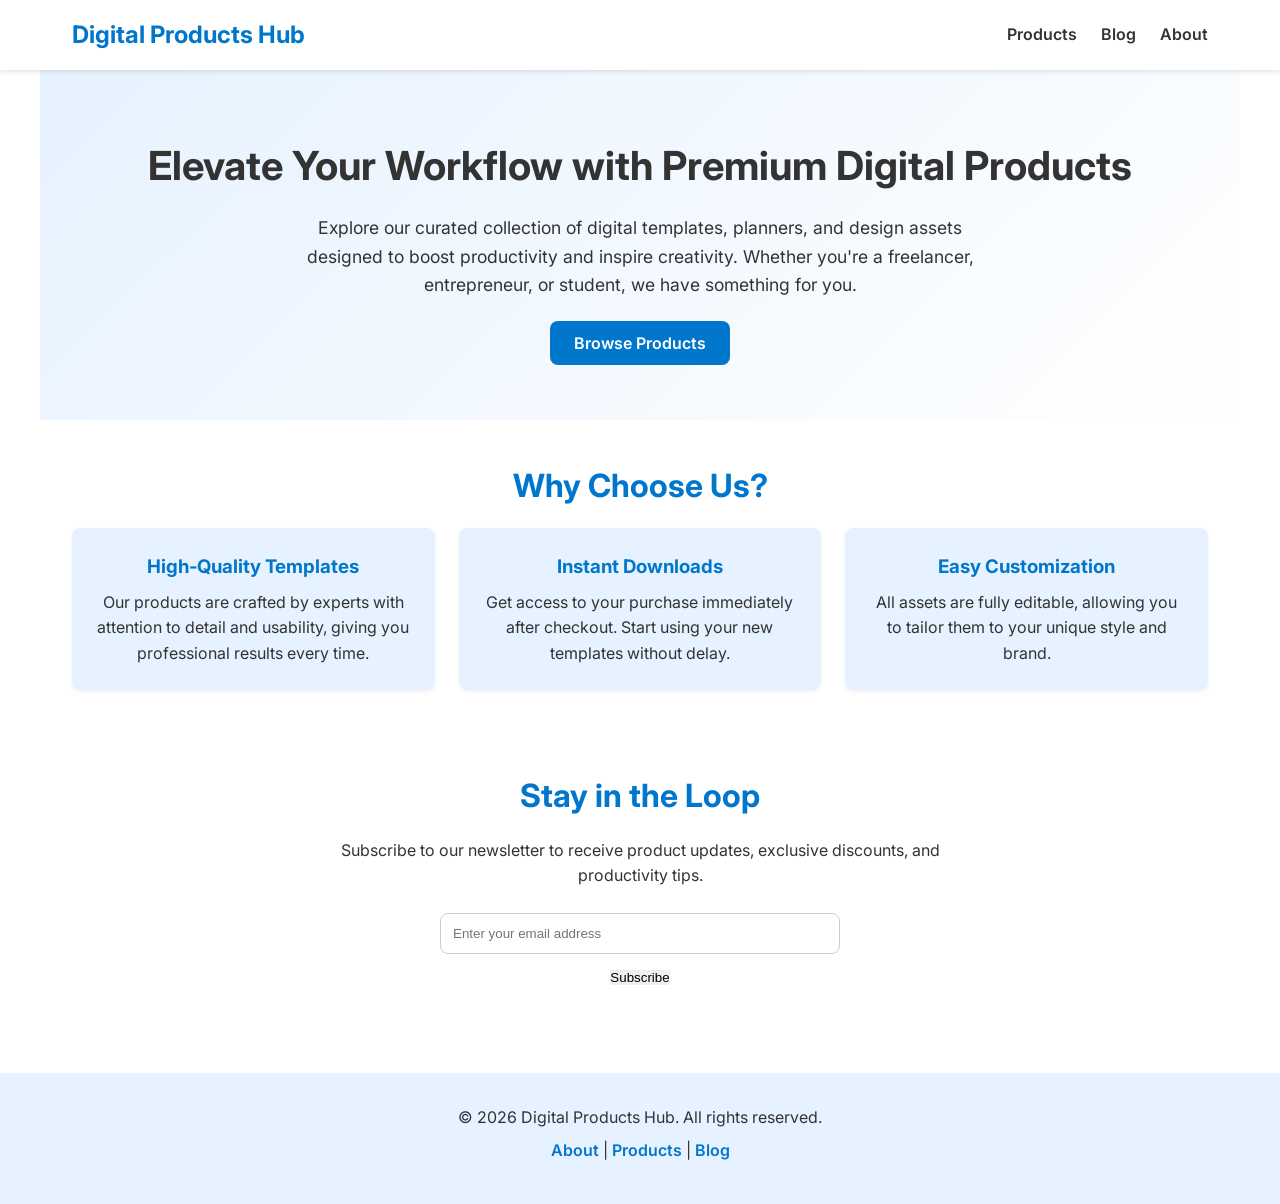
<file: index.html>
<!DOCTYPE html>
<html lang="en">
<head>
  <meta charset="UTF-8">
  <meta name="viewport" content="width=device-width, initial-scale=1.0">
  <meta name="description" content="Discover premium digital products including templates, planners, and design assets to boost your productivity and creativity.">
  <title>Digital Products Hub – Elevate Your Workflow</title>
  <link rel="stylesheet" href="style.css">
</head>
<body>
  <header>
    <div class="navbar">
      <a href="index.html" class="logo">Digital Products Hub</a>
      <ul class="nav-links">
        <li><a href="products.html">Products</a></li>
        <li><a href="blog.html">Blog</a></li>
        <li><a href="about.html">About</a></li>
      </ul>
    </div>
  </header>

  <main>
    <section class="hero">
      <h1>Elevate Your Workflow with Premium Digital Products</h1>
      <p>Explore our curated collection of digital templates, planners, and design assets designed to boost productivity and inspire creativity. Whether you're a freelancer, entrepreneur, or student, we have something for you.</p>
      <a href="products.html" class="cta">Browse Products</a>
    </section>

    <section>
      <h2 class="section-title">Why Choose Us?</h2>
      <div class="features">
        <div class="feature">
          <h3>High‑Quality Templates</h3>
          <p>Our products are crafted by experts with attention to detail and usability, giving you professional results every time.</p>
        </div>
        <div class="feature">
          <h3>Instant Downloads</h3>
          <p>Get access to your purchase immediately after checkout. Start using your new templates without delay.</p>
        </div>
        <div class="feature">
          <h3>Easy Customization</h3>
          <p>All assets are fully editable, allowing you to tailor them to your unique style and brand.</p>
        </div>
      </div>
    </section>

    <section>
      <h2 class="section-title">Stay in the Loop</h2>
      <p style="text-align:center; max-width:600px; margin:0 auto 1.5rem;">Subscribe to our newsletter to receive product updates, exclusive discounts, and productivity tips.</p>
      <!-- Placeholder newsletter form. Integrate with a marketing platform like Mailchimp or ConvertKit. -->
      <form style="display:flex; flex-direction:column; align-items:center; gap:1rem; max-width:400px; margin:0 auto;" action="#" method="POST">
        <input type="email" name="email" placeholder="Enter your email address" required style="padding:0.75rem; width:100%; border:1px solid #ccc; border-radius:var(--border-radius);">
        <button type="submit" class="cta" style="border:none; cursor:pointer;">Subscribe</button>
      </form>
    </section>
  </main>

  <footer>
    <p>&copy; <span id="year"></span> Digital Products Hub. All rights reserved.</p>
    <p><a href="about.html">About</a> | <a href="products.html">Products</a> | <a href="blog.html">Blog</a></p>
  </footer>
  <script>
    // Update the copyright year automatically
    document.getElementById('year').textContent = new Date().getFullYear();
  </script>
</body>
</html>
</file>
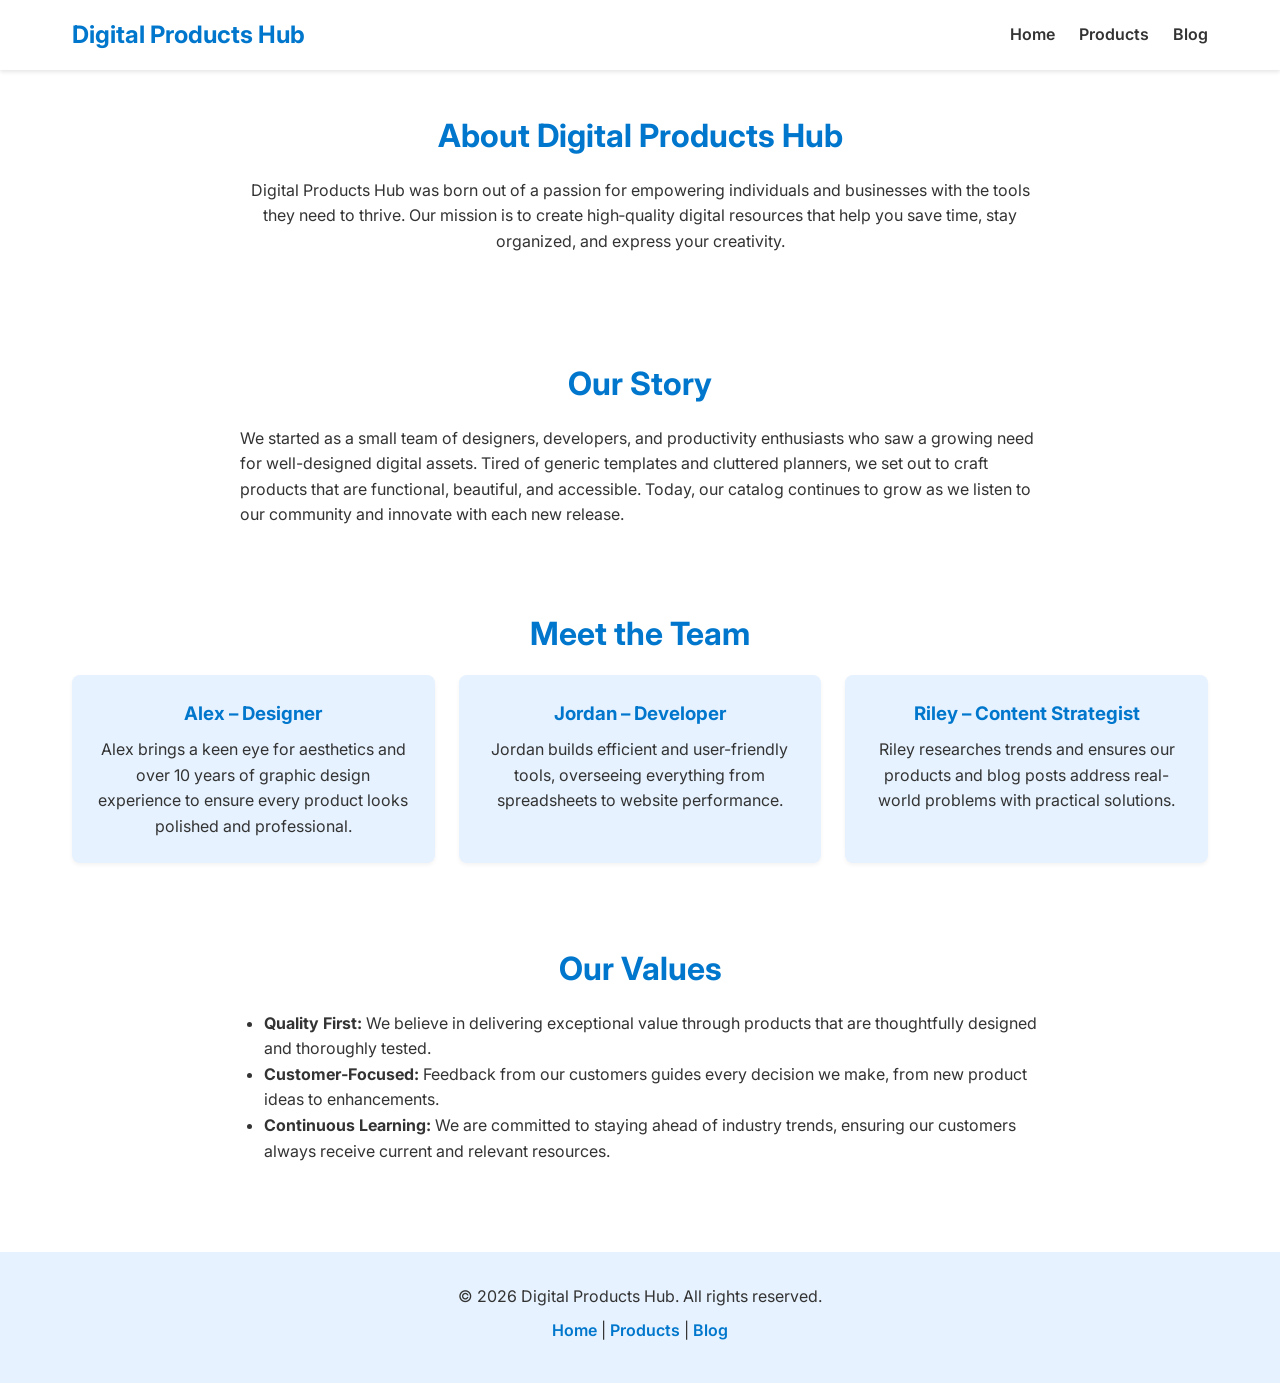
<file: about.html>
<!DOCTYPE html>
<html lang="en">
<head>
  <meta charset="UTF-8">
  <meta name="viewport" content="width=device-width, initial-scale=1.0">
  <meta name="description" content="Learn about Digital Products Hub – our mission, vision, and the team behind our premium digital products.">
  <title>About Us – Digital Products Hub</title>
  <link rel="stylesheet" href="style.css">
</head>
<body>
  <header>
    <div class="navbar">
      <a href="index.html" class="logo">Digital Products Hub</a>
      <ul class="nav-links">
        <li><a href="index.html">Home</a></li>
        <li><a href="products.html">Products</a></li>
        <li><a href="blog.html">Blog</a></li>
      </ul>
    </div>
  </header>

  <main>
    <section>
      <h1 class="section-title">About Digital Products Hub</h1>
      <p style="max-width:800px; margin:0 auto 1.5rem; text-align:center;">Digital Products Hub was born out of a passion for empowering individuals and businesses with the tools they need to thrive. Our mission is to create high‑quality digital resources that help you save time, stay organized, and express your creativity.</p>
    </section>
    <section>
      <h2 class="section-title">Our Story</h2>
      <p style="max-width:800px; margin:0 auto;">We started as a small team of designers, developers, and productivity enthusiasts who saw a growing need for well-designed digital assets. Tired of generic templates and cluttered planners, we set out to craft products that are functional, beautiful, and accessible. Today, our catalog continues to grow as we listen to our community and innovate with each new release.</p>
    </section>
    <section>
      <h2 class="section-title">Meet the Team</h2>
      <div class="features">
        <div class="feature">
          <h3>Alex – Designer</h3>
          <p>Alex brings a keen eye for aesthetics and over 10 years of graphic design experience to ensure every product looks polished and professional.</p>
        </div>
        <div class="feature">
          <h3>Jordan – Developer</h3>
          <p>Jordan builds efficient and user-friendly tools, overseeing everything from spreadsheets to website performance.</p>
        </div>
        <div class="feature">
          <h3>Riley – Content Strategist</h3>
          <p>Riley researches trends and ensures our products and blog posts address real-world problems with practical solutions.</p>
        </div>
      </div>
    </section>
    <section>
      <h2 class="section-title">Our Values</h2>
      <ul style="list-style: disc; max-width:800px; margin:0 auto; padding-left:1.5rem;">
        <li><strong>Quality First:</strong> We believe in delivering exceptional value through products that are thoughtfully designed and thoroughly tested.</li>
        <li><strong>Customer‑Focused:</strong> Feedback from our customers guides every decision we make, from new product ideas to enhancements.</li>
        <li><strong>Continuous Learning:</strong> We are committed to staying ahead of industry trends, ensuring our customers always receive current and relevant resources.</li>
      </ul>
    </section>
  </main>
  <footer>
    <p>&copy; <span id="year"></span> Digital Products Hub. All rights reserved.</p>
    <p><a href="index.html">Home</a> | <a href="products.html">Products</a> | <a href="blog.html">Blog</a></p>
  </footer>
  <script>
    document.getElementById('year').textContent = new Date().getFullYear();
  </script>
</body>
</html>
</file>
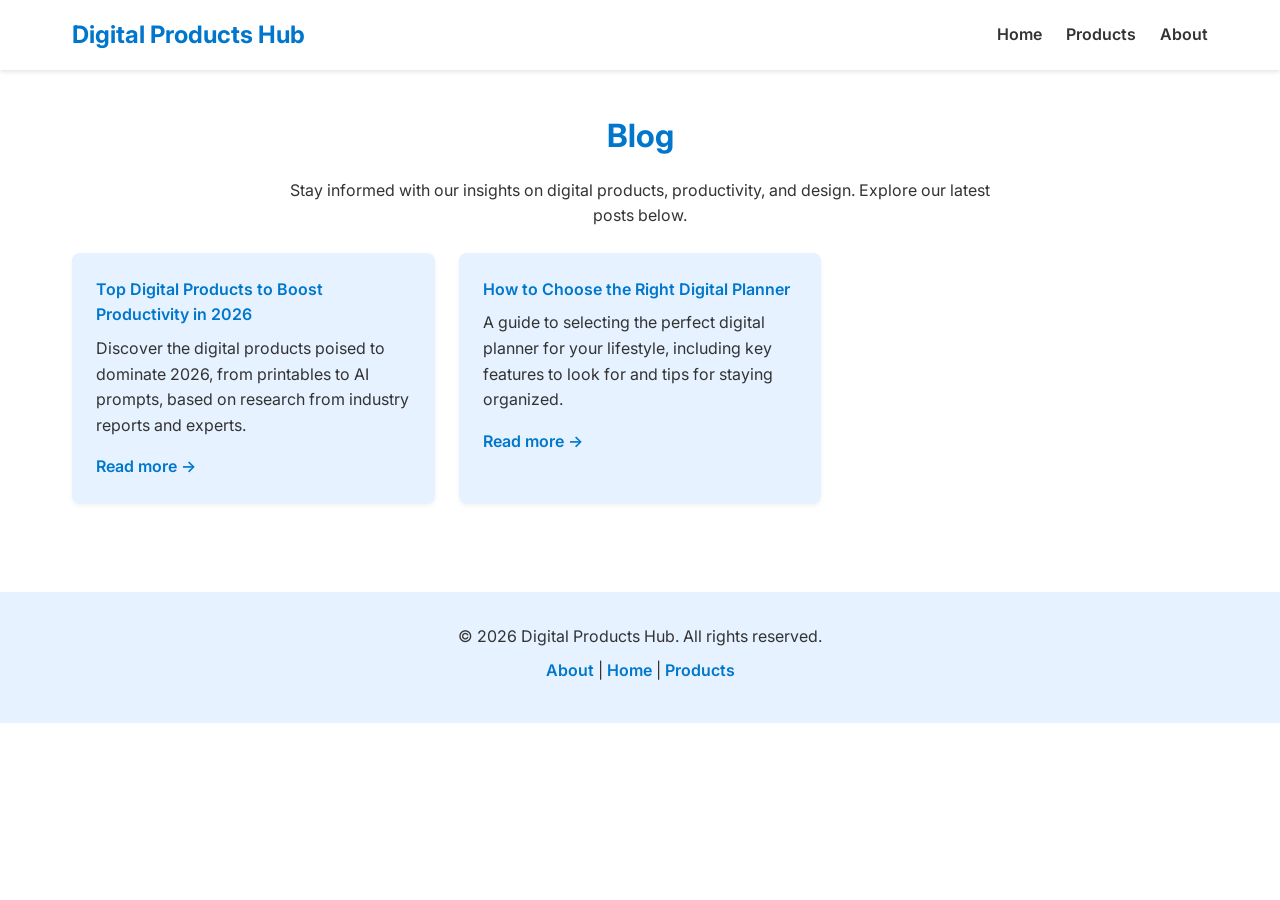
<file: blog.html>
<!DOCTYPE html>
<html lang="en">
<head>
  <meta charset="UTF-8">
  <meta name="viewport" content="width=device-width, initial-scale=1.0">
  <meta name="description" content="Read our latest articles on digital products, productivity tips, and creative inspiration.">
  <title>Blog – Digital Products Hub</title>
  <link rel="stylesheet" href="style.css">
</head>
<body>
  <header>
    <div class="navbar">
      <a href="index.html" class="logo">Digital Products Hub</a>
      <ul class="nav-links">
        <li><a href="index.html">Home</a></li>
        <li><a href="products.html">Products</a></li>
        <li><a href="about.html">About</a></li>
      </ul>
    </div>
  </header>

  <main>
    <section>
      <h1 class="section-title">Blog</h1>
      <p style="text-align:center; max-width:700px; margin:0 auto 1.5rem;">Stay informed with our insights on digital products, productivity, and design. Explore our latest posts below.</p>
      <div class="blog-list">
        <div class="blog-post">
          <h4><a href="blog/top-digital-products-2026.html">Top Digital Products to Boost Productivity in 2026</a></h4>
          <p>Discover the digital products poised to dominate 2026, from printables to AI prompts, based on research from industry reports and experts.</p>
          <a href="blog/top-digital-products-2026.html">Read more →</a>
        </div>
        <div class="blog-post">
          <h4><a href="blog/choose-right-digital-planner.html">How to Choose the Right Digital Planner</a></h4>
          <p>A guide to selecting the perfect digital planner for your lifestyle, including key features to look for and tips for staying organized.</p>
          <a href="blog/choose-right-digital-planner.html">Read more →</a>
        </div>
      </div>
    </section>
  </main>

  <footer>
    <p>&copy; <span id="year"></span> Digital Products Hub. All rights reserved.</p>
    <p><a href="about.html">About</a> | <a href="index.html">Home</a> | <a href="products.html">Products</a></p>
  </footer>
  <script>
    document.getElementById('year').textContent = new Date().getFullYear();
  </script>
</body>
</html>
</file>
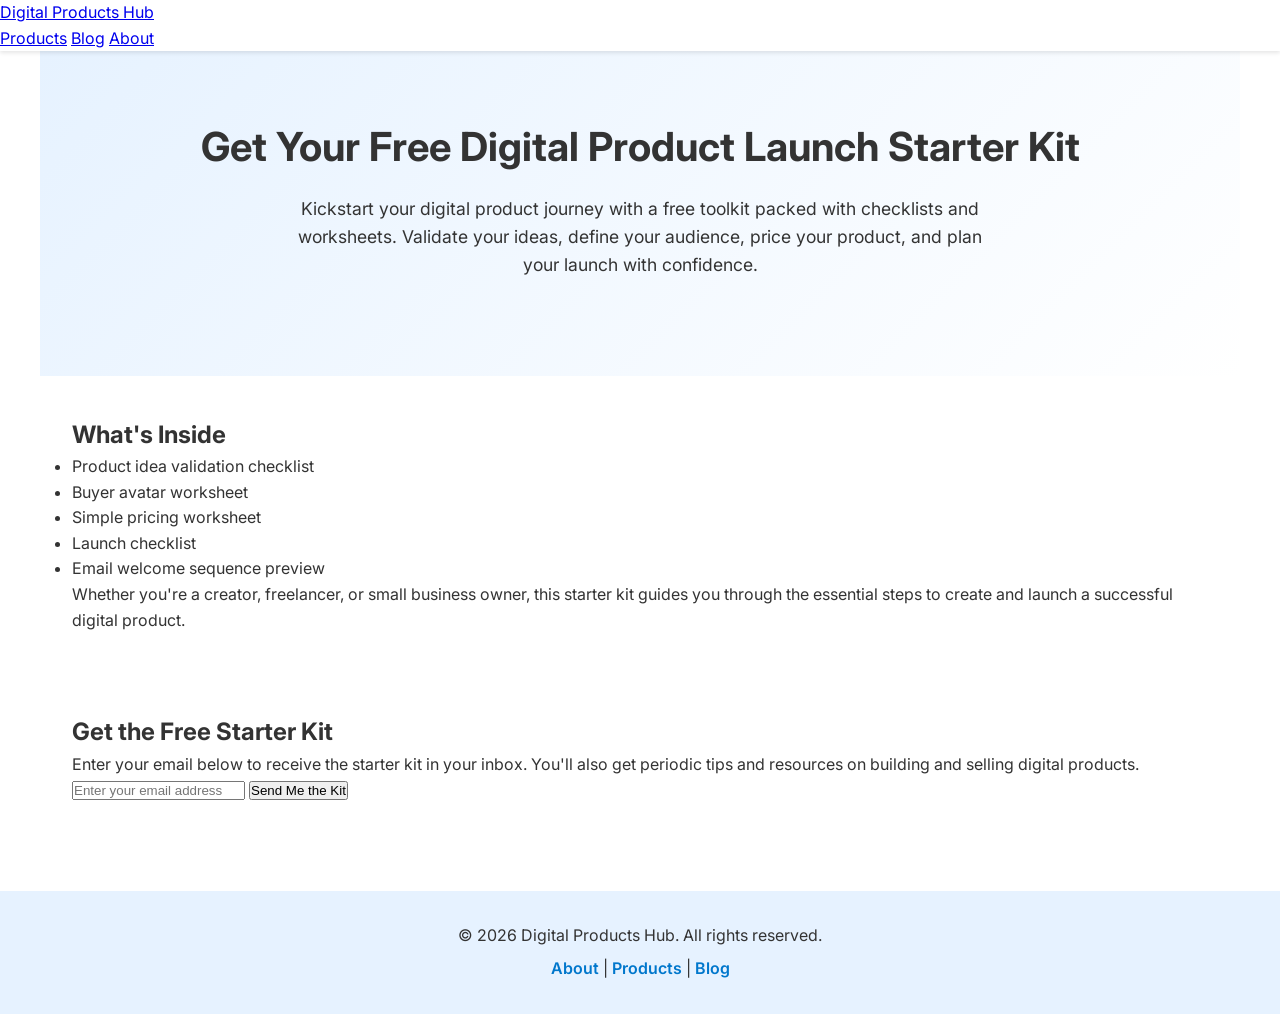
<file: free-starter-kit.html>
<!DOCTYPE html>
<html lang="en">
<head>
  <meta charset="UTF-8">
  <meta name="viewport" content="width=device-width, initial-scale=1.0">
  <title>Digital Products Hub - Free Starter Kit</title>
  <link rel="stylesheet" href="style.css">
</head>
<body>
  <header>
    <a href="index.html" class="logo">Digital Products Hub</a>
    <nav>
      <a href="products.html">Products</a>
      <a href="blog.html">Blog</a>
      <a href="about.html">About</a>
    </nav>
  </header>

  <section class="hero">
    <h1>Get Your Free Digital Product Launch Starter Kit</h1>
    <p>Kickstart your digital product journey with a free toolkit packed with checklists and worksheets. Validate your ideas, define your audience, price your product, and plan your launch with confidence.</p>
  </section>

  <section class="section">
    <h2>What's Inside</h2>
    <ul>
      <li>Product idea validation checklist</li>
      <li>Buyer avatar worksheet</li>
      <li>Simple pricing worksheet</li>
      <li>Launch checklist</li>
      <li>Email welcome sequence preview</li>
    </ul>
    <p>Whether you're a creator, freelancer, or small business owner, this starter kit guides you through the essential steps to create and launch a successful digital product.</p>
  </section>

  <section class="section">
    <h2>Get the Free Starter Kit</h2>
    <p>Enter your email below to receive the starter kit in your inbox. You'll also get periodic tips and resources on building and selling digital products.</p>
    <form>
      <input type="email" placeholder="Enter your email address" required>
      <button type="submit">Send Me the Kit</button>
    </form>
  </section>

  <footer>
    <p>&copy; 2026 Digital Products Hub. All rights reserved.</p>
    <nav>
      <a href="about.html">About</a> |
      <a href="products.html">Products</a> |
      <a href="blog.html">Blog</a>
    </nav>
  </footer>
</body>
</html>
</file>
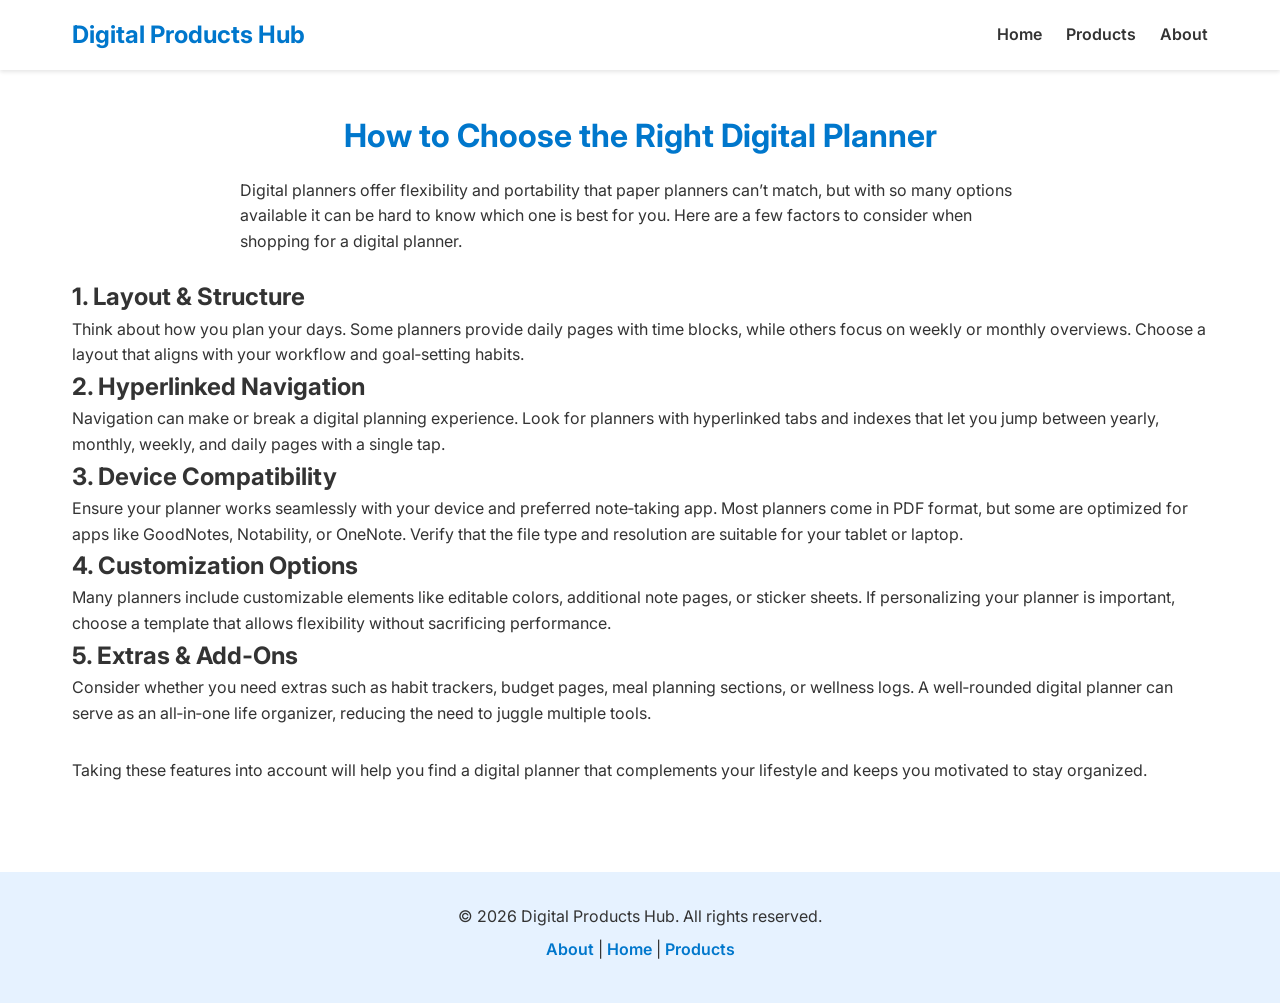
<file: blog/choose-right-digital-planner.html>
<!DOCTYPE html>
<html lang="en">
<head>
  <meta charset="UTF-8">
  <meta name="viewport" content="width=device-width, initial-scale=1.0">
  <meta name="description" content="Tips for selecting the best digital planner for your lifestyle, including layout, navigation, and customization.">
  <title>How to Choose the Right Digital Planner – Digital Products Hub</title>
  <link rel="stylesheet" href="../style.css">
</head>
<body>
  <header>
    <div class="navbar">
      <a href="../index.html" class="logo">Digital Products Hub</a>
      <ul class="nav-links">
        <li><a href="../index.html">Home</a></li>
        <li><a href="../products.html">Products</a></li>
        <li><a href="../about.html">About</a></li>
      </ul>
    </div>
  </header>

  <main>
    <section>
      <h1 class="section-title">How to Choose the Right Digital Planner</h1>
      <p style="max-width:800px; margin:0 auto 1.5rem;">Digital planners offer flexibility and portability that paper planners can’t match, but with so many options available it can be hard to know which one is best for you. Here are a few factors to consider when shopping for a digital planner.</p>
      <h2>1. Layout & Structure</h2>
      <p>Think about how you plan your days. Some planners provide daily pages with time blocks, while others focus on weekly or monthly overviews. Choose a layout that aligns with your workflow and goal‑setting habits.</p>
      <h2>2. Hyperlinked Navigation</h2>
      <p>Navigation can make or break a digital planning experience. Look for planners with hyperlinked tabs and indexes that let you jump between yearly, monthly, weekly, and daily pages with a single tap.</p>
      <h2>3. Device Compatibility</h2>
      <p>Ensure your planner works seamlessly with your device and preferred note‑taking app. Most planners come in PDF format, but some are optimized for apps like GoodNotes, Notability, or OneNote. Verify that the file type and resolution are suitable for your tablet or laptop.</p>
      <h2>4. Customization Options</h2>
      <p>Many planners include customizable elements like editable colors, additional note pages, or sticker sheets. If personalizing your planner is important, choose a template that allows flexibility without sacrificing performance.</p>
      <h2>5. Extras & Add‑Ons</h2>
      <p>Consider whether you need extras such as habit trackers, budget pages, meal planning sections, or wellness logs. A well‑rounded digital planner can serve as an all‑in‑one life organizer, reducing the need to juggle multiple tools.</p>
      <p style="margin-top:2rem;">Taking these features into account will help you find a digital planner that complements your lifestyle and keeps you motivated to stay organized.</p>
    </section>
  </main>

  <footer>
    <p>&copy; <span id="year"></span> Digital Products Hub. All rights reserved.</p>
    <p><a href="../about.html">About</a> | <a href="../index.html">Home</a> | <a href="../products.html">Products</a></p>
  </footer>
  <script>
    document.getElementById('year').textContent = new Date().getFullYear();
  </script>
</body>
</html>
</file>
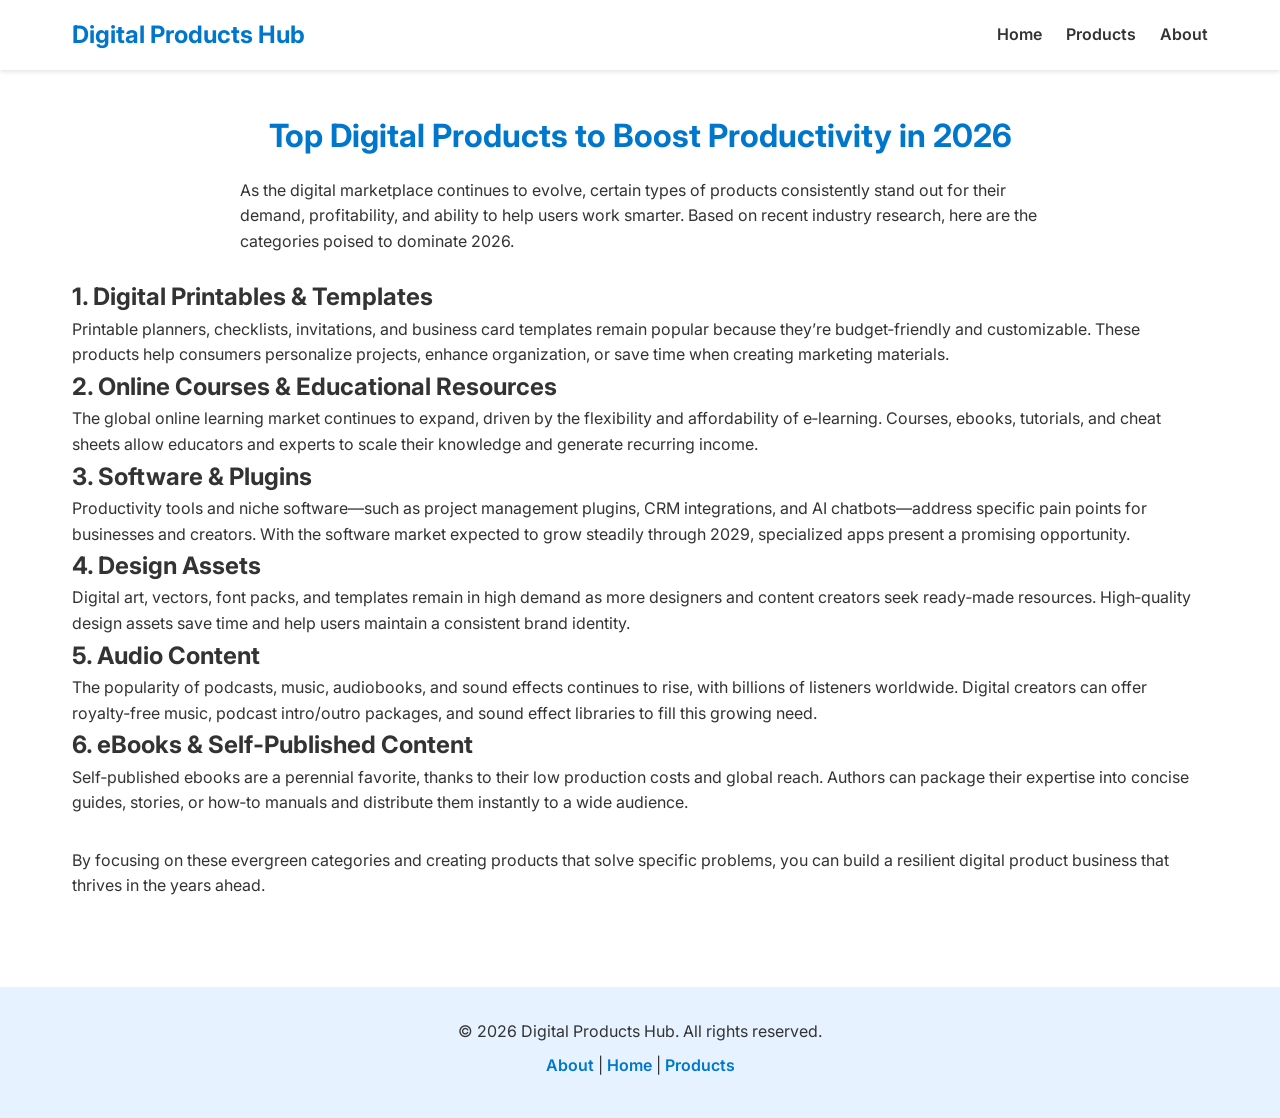
<file: blog/top-digital-products-2026.html>
<!DOCTYPE html>
<html lang="en">
<head>
  <meta charset="UTF-8">
  <meta name="viewport" content="width=device-width, initial-scale=1.0">
  <meta name="description" content="An overview of the most in‑demand digital products for 2026, including printables, courses, software, and more.">
  <title>Top Digital Products to Boost Productivity in 2026 – Digital Products Hub</title>
  <link rel="stylesheet" href="../style.css">
</head>
<body>
  <header>
    <div class="navbar">
      <a href="../index.html" class="logo">Digital Products Hub</a>
      <ul class="nav-links">
        <li><a href="../index.html">Home</a></li>
        <li><a href="../products.html">Products</a></li>
        <li><a href="../about.html">About</a></li>
      </ul>
    </div>
  </header>

  <main>
    <section>
      <h1 class="section-title">Top Digital Products to Boost Productivity in 2026</h1>
      <p style="max-width:800px; margin:0 auto 1.5rem;">As the digital marketplace continues to evolve, certain types of products consistently stand out for their demand, profitability, and ability to help users work smarter. Based on recent industry research, here are the categories poised to dominate 2026.</p>
      <h2>1. Digital Printables & Templates</h2>
      <p>Printable planners, checklists, invitations, and business card templates remain popular because they’re budget‑friendly and customizable. These products help consumers personalize projects, enhance organization, or save time when creating marketing materials.</p>
      <h2>2. Online Courses & Educational Resources</h2>
      <p>The global online learning market continues to expand, driven by the flexibility and affordability of e‑learning. Courses, ebooks, tutorials, and cheat sheets allow educators and experts to scale their knowledge and generate recurring income.</p>
      <h2>3. Software & Plugins</h2>
      <p>Productivity tools and niche software—such as project management plugins, CRM integrations, and AI chatbots—address specific pain points for businesses and creators. With the software market expected to grow steadily through 2029, specialized apps present a promising opportunity.</p>
      <h2>4. Design Assets</h2>
      <p>Digital art, vectors, font packs, and templates remain in high demand as more designers and content creators seek ready‑made resources. High‑quality design assets save time and help users maintain a consistent brand identity.</p>
      <h2>5. Audio Content</h2>
      <p>The popularity of podcasts, music, audiobooks, and sound effects continues to rise, with billions of listeners worldwide. Digital creators can offer royalty‑free music, podcast intro/outro packages, and sound effect libraries to fill this growing need.</p>
      <h2>6. eBooks & Self‑Published Content</h2>
      <p>Self‑published ebooks are a perennial favorite, thanks to their low production costs and global reach. Authors can package their expertise into concise guides, stories, or how‑to manuals and distribute them instantly to a wide audience.</p>
      <p style="margin-top:2rem;">By focusing on these evergreen categories and creating products that solve specific problems, you can build a resilient digital product business that thrives in the years ahead.</p>
    </section>
  </main>

  <footer>
    <p>&copy; <span id="year"></span> Digital Products Hub. All rights reserved.</p>
    <p><a href="../about.html">About</a> | <a href="../index.html">Home</a> | <a href="../products.html">Products</a></p>
  </footer>
  <script>
    document.getElementById('year').textContent = new Date().getFullYear();
  </script>
</body>
</html>
</file>
<file: style.css>
/* Global Styles */
@import url('https://fonts.googleapis.com/css2?family=Inter:wght@400;600;700&display=swap');

/* CSS variables for easy theming */
:root {
  --primary-color: #0077cc;
  --secondary-color: #e6f2ff;
  --accent-color: #ff9100;
  --text-color: #333333;
  --bg-color: #ffffff;
  --border-radius: 8px;
}

* {
  box-sizing: border-box;
  margin: 0;
  padding: 0;
}

body {
  font-family: 'Inter', sans-serif;
  line-height: 1.6;
  color: var(--text-color);
  background-color: var(--bg-color);
}

/* Header and Navigation */
header {
  background-color: var(--bg-color);
  box-shadow: 0 2px 4px rgba(0, 0, 0, 0.1);
  position: sticky;
  top: 0;
  z-index: 1000;
}

.navbar {
  display: flex;
  justify-content: space-between;
  align-items: center;
  padding: 1rem 2rem;
  max-width: 1200px;
  margin: 0 auto;
}

.navbar a.logo {
  font-size: 1.5rem;
  font-weight: 700;
  color: var(--primary-color);
  text-decoration: none;
}

.nav-links {
  list-style: none;
  display: flex;
  gap: 1.5rem;
}

.nav-links a {
  text-decoration: none;
  color: var(--text-color);
  font-weight: 600;
  transition: color 0.3s ease;
}

.nav-links a:hover {
  color: var(--primary-color);
}

/* Hero Section */
.hero {
  background: linear-gradient(135deg, var(--secondary-color), #ffffff);
  padding: 4rem 2rem;
  text-align: center;
}

.hero h1 {
  font-size: 2.5rem;
  margin-bottom: 1rem;
}

.hero p {
  font-size: 1.1rem;
  margin-bottom: 2rem;
  max-width: 700px;
  margin-left: auto;
  margin-right: auto;
}

.hero .cta {
  background-color: var(--primary-color);
  color: #ffffff;
  padding: 0.75rem 1.5rem;
  border-radius: var(--border-radius);
  text-decoration: none;
  font-weight: 600;
  transition: background-color 0.3s ease;
}

.hero .cta:hover {
  background-color: darken(var(--primary-color), 10%);
}

/* Sections */
section {
  padding: 2.5rem 2rem;
  max-width: 1200px;
  margin: 0 auto;
}

.section-title {
  font-size: 2rem;
  margin-bottom: 1rem;
  text-align: center;
  color: var(--primary-color);
}

.features {
  display: grid;
  grid-template-columns: repeat(auto-fit, minmax(280px, 1fr));
  gap: 1.5rem;
}

.feature {
  background-color: var(--secondary-color);
  padding: 1.5rem;
  border-radius: var(--border-radius);
  text-align: center;
  box-shadow: 0 2px 4px rgba(0, 0, 0, 0.05);
}

.feature h3 {
  margin-bottom: 0.5rem;
  color: var(--primary-color);
}

/* Products grid */
.products-grid {
  display: grid;
  grid-template-columns: repeat(auto-fill, minmax(280px, 1fr));
  gap: 1.5rem;
}

.product-card {
  background-color: var(--secondary-color);
  border-radius: var(--border-radius);
  box-shadow: 0 2px 4px rgba(0, 0, 0, 0.05);
  overflow: hidden;
  display: flex;
  flex-direction: column;
}

.product-card img {
  width: 100%;
  height: 180px;
  object-fit: cover;
}

.product-card .content {
  padding: 1rem;
  flex: 1;
}

.product-card h4 {
  margin-bottom: 0.5rem;
  color: var(--primary-color);
}

.product-card p {
  flex: 1;
  margin-bottom: 1rem;
}

.product-card .price {
  font-weight: 700;
  margin-bottom: 0.5rem;
}

.product-card .btn {
  background-color: var(--primary-color);
  color: #ffffff;
  padding: 0.5rem 1rem;
  text-align: center;
  border-radius: var(--border-radius);
  text-decoration: none;
  font-weight: 600;
  display: inline-block;
}

.product-card .btn:hover {
  background-color: darken(var(--primary-color), 10%);
}

/* Blog list */
.blog-list {
  display: grid;
  grid-template-columns: repeat(auto-fill, minmax(300px, 1fr));
  gap: 1.5rem;
}

.blog-post {
  background-color: var(--secondary-color);
  padding: 1.5rem;
  border-radius: var(--border-radius);
  box-shadow: 0 2px 4px rgba(0, 0, 0, 0.05);
}

.blog-post h4 {
  margin-bottom: 0.5rem;
  color: var(--primary-color);
}

.blog-post p {
  margin-bottom: 1rem;
}

.blog-post a {
  text-decoration: none;
  color: var(--primary-color);
  font-weight: 600;
}

.blog-post a:hover {
  text-decoration: underline;
}

/* Footer */
footer {
  background-color: var(--secondary-color);
  padding: 2rem 2rem;
  text-align: center;
  margin-top: 3rem;
}

footer p {
  margin-bottom: 0.5rem;
}

footer a {
  color: var(--primary-color);
  text-decoration: none;
  font-weight: 600;
}

/* Responsive adjustments */
@media (max-width: 600px) {
  .hero h1 {
    font-size: 2rem;
  }
  .hero p {
    font-size: 1rem;
  }
}
</file>
